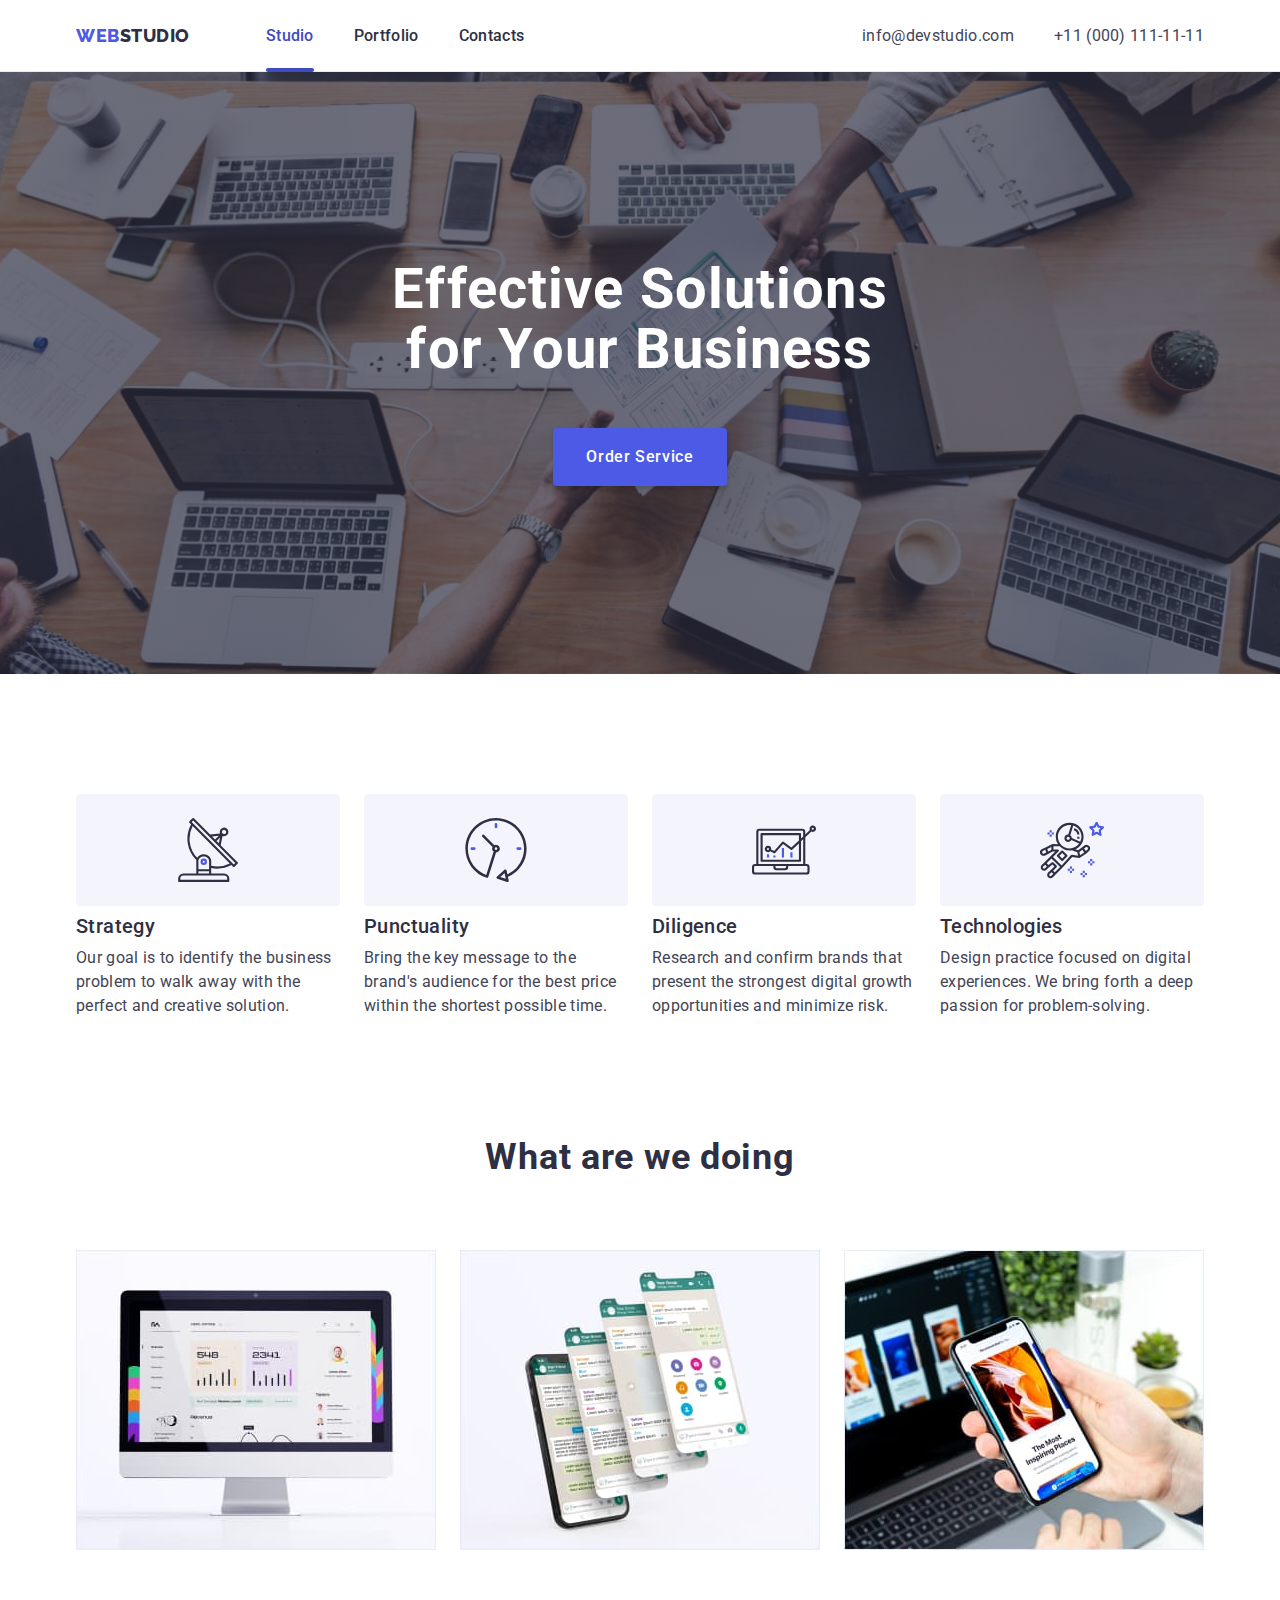
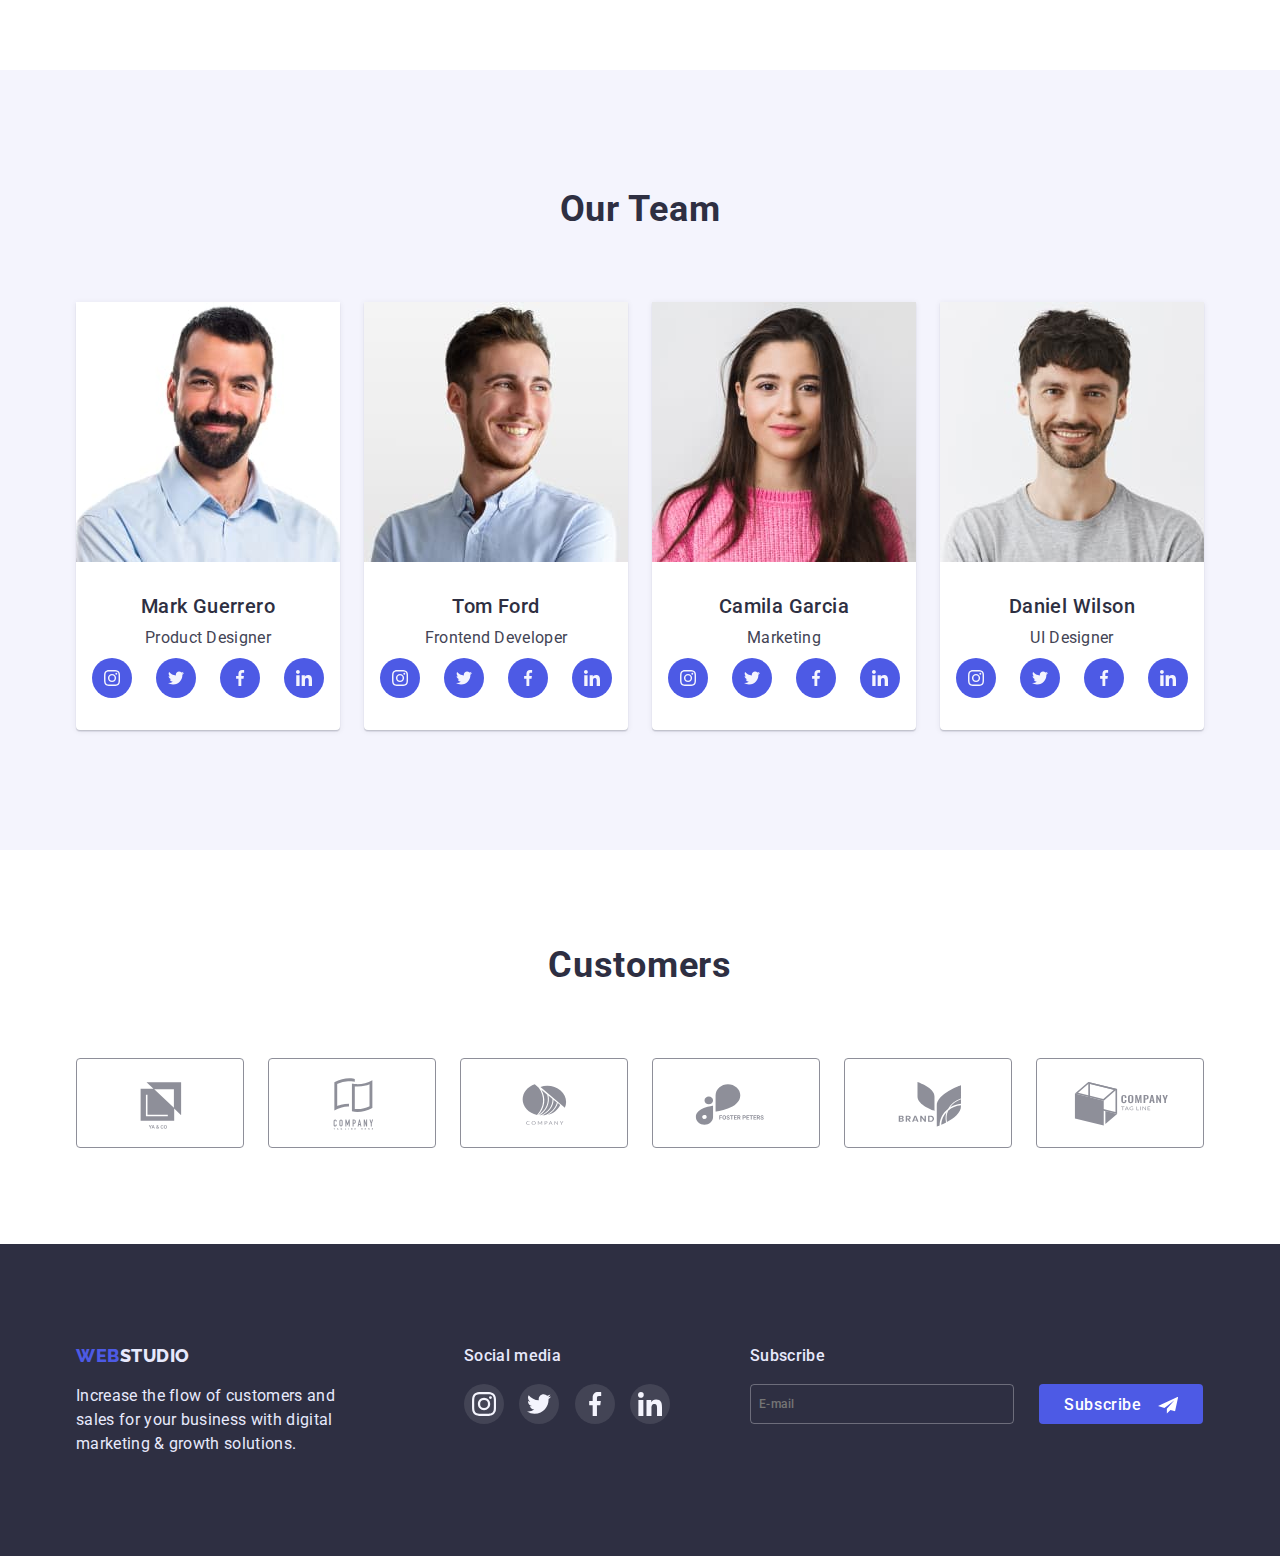
<file: index.html>
<!DOCTYPE html>
<html lang="en">
  <head>
    <meta charset="UTF-8" />
    <meta http-equiv="X-UA-Compatible" content="IE=edge" />
    <meta name="viewport" content="width=device-width, initial-scale=1.0" />
    <title>WEBSTUDIO</title>
    <link
      href="https://fonts.googleapis.com/css2?family=Raleway:wght@800&family=Roboto:wght@400;500;700;900&display=swap"
      rel="stylesheet"
    />
    <link
      rel="stylesheet"
      href="https://cdnjs.cloudflare.com/ajax/libs/modern-normalize/1.1.0/modern-normalize.min.css"
    />
    <link rel="stylesheet" href="./css/styles.css" />
    <link rel="stylesheet" href="./css/mobile-menu.css" />
  </head>
  <body>
    <header class="block-header">
      <div class="container headblock">
        <nav class="main-nav">
          <a href="./index.html" class="link logo">
            <span class="logo web">WEB</span>STUDIO
          </a>
          <ul class="site-nav list">
            <li class="item">
              <a href="./index.html" class="link nav-link current">Studio</a>
            </li>
            <li class="item">
              <a href="./portfolio.html" class="link nav-link">Portfolio</a>
            </li>
            <li class="item">
              <a href="" class="link nav-link">Contacts</a>
            </li>
          </ul>
        </nav>

        <button type="button" class="mobile-meny-open js-open-menu">
          <svg class="mobile-meny-open_icon" width="32" height="22">
            <use href="./images/sprite.svg#icon-hamburger"></use>
          </svg>
        </button>

        <address class="main-contacts">
          <ul class="contacts list">
            <li class="item">
              <a href="mailto:info@devstudio.com" class="link header-contacts"
                >info@devstudio.com</a
              >
            </li>
            <li class="item">
              <a href="tel:+110001111111" class="link header-contacts"
                >+11 (000) 111-11-11</a
              >
            </li>
          </ul>
        </address>
      </div>

      <div class="mobile-menu js-menu-container is-open">
        <button class="mobile-menu_close-btn js-close-menu">
          <svg class="mobile-menu_close-icon">
            <use href="./images/sprite.svg#close-modal"></use>
          </svg>
        </button>

        <div class="mobile-menu-container">
          <ul class="mobile-nav list">
            <li class="item">
              <a href="./index.html" class="link mobile-link current">Studio</a>
            </li>
            <li class="item">
              <a href="./portfolio.html" class="link mobile-link">Portfolio</a>
            </li>
            <li class="item">
              <a href="" class="link mobile-link">Contacts</a>
            </li>
          </ul>

          <div class="mobile-menu-footer">
            <address class="mobile-contacts">
              <ul class="mobi-contacts list">
                <li class="item">
                  <a
                    href="mailto:info@devstudio.com"
                    class="link mobi-link-contacts"
                    >info@devstudio.com</a
                  >
                </li>
                <li class="item">
                  <a
                    href="tel:+110001111111"
                    class="link mobi-link-contacts tel"
                    >+11 (000) 111-11-11</a
                  >
                </li>
              </ul>
            </address>

            <ul class="mobile-social-list">
              <li class="social-list-item list">
                <a href="" class="mobi-social-link">
                  <svg class="mobi-social-list-icon">
                    <use href="./images/sprite.svg#icon-instagram"></use>
                  </svg>
                </a>
              </li>
              <li class="social-list-item list">
                <a href="" class="mobi-social-link">
                  <svg class="mobi-social-list-icon">
                    <use href="./images/sprite.svg#icon-twitter"></use>
                  </svg>
                </a>
              </li>
              <li class="social-list-item list">
                <a href="" class="mobi-social-link">
                  <svg class="mobi-social-list-icon">
                    <use href="./images/sprite.svg#icon-facebook"></use>
                  </svg>
                </a>
              </li>
              <li class="social-list-item list">
                <a href="" class="mobi-social-link">
                  <svg class="mobi-social-list-icon">
                    <use href="./images/sprite.svg#icon-linkedin"></use>
                  </svg>
                </a>
              </li>
            </ul>
          </div>
        </div>
      </div>
    </header>

    <main>
      <section class="hero">
        <h1 class="hero-title">Effective Solutions for Your Business</h1>
        <button type="button" class="button primary" data-modal-open>
          Order Service
        </button>
      </section>

      <section class="section strategy">
        <div class="container">
          <h2 class="section-title visually-hidden">
            Strategy and technologies
          </h2>
          <ul class="list item-strategy">
            <li class="list-strategy">
              <div class="strategy-icons">
                <svg class="strategy-list-icon">
                  <use href="./images/sprite.svg#icon-antenna"></use>
                </svg>
              </div>
              <h3 class="list-item">Strategy</h3>
              <p class="title-text strategy">
                Our goal is to identify the business problem to walk away with
                the perfect and creative solution.
              </p>
            </li>
            <li class="list-strategy">
              <div class="strategy-icons">
                <svg class="strategy-list-icon">
                  <use href="./images/sprite.svg#icon-clock"></use>
                </svg>
              </div>
              <h3 class="list-item">Punctuality</h3>
              <p class="title-text strategy">
                Bring the key message to the brand's audience for the best price
                within the shortest possible time.
              </p>
            </li>
            <li class="list-strategy">
              <div class="strategy-icons">
                <svg class="strategy-list-icon">
                  <use href="./images/sprite.svg#icon-diagram"></use>
                </svg>
              </div>
              <h3 class="list-item">Diligence</h3>
              <p class="title-text strategy">
                Research and confirm brands that present the strongest digital
                growth opportunities and minimize risk.
              </p>
            </li>
            <li class="list-strategy">
              <div class="strategy-icons">
                <svg class="strategy-list-icon">
                  <use href="./images/sprite.svg#icon-astronaut"></use>
                </svg>
              </div>
              <h3 class="list-item">Technologies</h3>
              <p class="title-text strategy">
                Design practice focused on digital experiences. We bring forth a
                deep passion for problem-solving.
              </p>
            </li>
          </ul>
        </div>
      </section>

      <section class="section features">
        <div class="container">
          <h2 class="section-title">What are we doing</h2>
          <ul class="list cards-features">
            <li class="item">
              <img
                srcset="./images/img-1-360.jpg 1x, ./images/img-1-360@2x.jpg 2x"
                src="./images/img-1-360.jpg"
                alt="Research and confirm brands that present the strongest digital growth opportunities and minimize risk."
                width="360"
              />
            </li>
            <li class="item">
              <img
                srcset="./images/img-2-360.jpg 1x, ./images/img-2-360@2x.jpg 2x"
                src="./images/img-2-360.jpg"
                alt="smartphone screensaver"
                width="360"
              />
            </li>
            <li class="item">
              <img
                srcset="./images/img-3-360.jpg 1x, ./images/img-3-360@2x.jpg 2x"
                src="./images/img-3-360.jpg"
                alt="on the smartphone screen the inscription the most inspiring places"
                width="360"
              />
            </li>
          </ul>
        </div>
      </section>

      <section class="section team-cards">
        <h2 class="section-title">Our Team</h2>
        <div class="container tablet">
          <ul class="list set-cards">
            <li class="card-options">
              <img
                srcset="./images/img-4-264.jpg 1x, ./images/img-4-264@2x.jpg 2x"
                src="./images/img-4-264.jpg"
                alt="photo Mark Guerrero"
                width="264"
              />
              <div class="set-content">
                <h3 class="list-item">Mark Guerrero</h3>
                <p class="title-text cards">Product Designer</p>

                <ul class="social-list">
                  <li class="social-list-item list">
                    <a href="" class="social-list-link">
                      <svg class="social-list-icon">
                        <use href="./images/sprite.svg#icon-instagram"></use>
                      </svg>
                    </a>
                  </li>
                  <li class="social-list-item list">
                    <a href="" class="social-list-link">
                      <svg class="social-list-icon">
                        <use href="./images/sprite.svg#icon-twitter"></use>
                      </svg>
                    </a>
                  </li>
                  <li class="social-list-item list">
                    <a href="" class="social-list-link">
                      <svg class="social-list-icon">
                        <use href="./images/sprite.svg#icon-facebook"></use>
                      </svg>
                    </a>
                  </li>
                  <li class="social-list-item list">
                    <a href="" class="social-list-link">
                      <svg class="social-list-icon">
                        <use href="./images/sprite.svg#icon-linkedin"></use>
                      </svg>
                    </a>
                  </li>
                </ul>
              </div>
            </li>
            <li class="card-options">
              <img
                srcset="./images/img-5-264.jpg 1x, ./images/img-5-264@2x.jpg 2x"
                src="./images/img-5-264.jpg"
                alt="photo Tom Ford"
                width="264"
              />
              <div class="set-content">
                <h3 class="list-item">Tom Ford</h3>
                <p class="title-text cards">Frontend Developer</p>

                <ul class="social-list">
                  <li class="social-list-item list">
                    <a href="" class="social-list-link">
                      <svg class="social-list-icon">
                        <use href="./images/sprite.svg#icon-instagram"></use>
                      </svg>
                    </a>
                  </li>
                  <li class="social-list-item list">
                    <a href="" class="social-list-link">
                      <svg class="social-list-icon">
                        <use href="./images/sprite.svg#icon-twitter"></use>
                      </svg>
                    </a>
                  </li>
                  <li class="social-list-item list">
                    <a href="" class="social-list-link">
                      <svg class="social-list-icon">
                        <use href="./images/sprite.svg#icon-facebook"></use>
                      </svg>
                    </a>
                  </li>
                  <li class="social-list-item list">
                    <a href="" class="social-list-link">
                      <svg class="social-list-icon">
                        <use href="./images/sprite.svg#icon-linkedin"></use>
                      </svg>
                    </a>
                  </li>
                </ul>
              </div>
            </li>
            <li class="card-options">
              <img
                srcset="./images/img-6-264.jpg 1x, ./images/img-6-264@2x.jpg 2x"
                src="./images/img-6-264.jpg"
                alt="photo Camila Garcia"
                width="264"
              />
              <div class="set-content">
                <h3 class="list-item">Camila Garcia</h3>
                <p class="title-text cards">Marketing</p>

                <ul class="social-list">
                  <li class="social-list-item list">
                    <a href="" class="social-list-link">
                      <svg class="social-list-icon">
                        <use href="./images/sprite.svg#icon-instagram"></use>
                      </svg>
                    </a>
                  </li>
                  <li class="social-list-item list">
                    <a href="" class="social-list-link">
                      <svg class="social-list-icon">
                        <use href="./images/sprite.svg#icon-twitter"></use>
                      </svg>
                    </a>
                  </li>
                  <li class="social-list-item list">
                    <a href="" class="social-list-link">
                      <svg class="social-list-icon">
                        <use href="./images/sprite.svg#icon-facebook"></use>
                      </svg>
                    </a>
                  </li>
                  <li class="social-list-item list">
                    <a href="" class="social-list-link">
                      <svg class="social-list-icon">
                        <use href="./images/sprite.svg#icon-linkedin"></use>
                      </svg>
                    </a>
                  </li>
                </ul>
              </div>
            </li>
            <li class="card-options">
              <img
                srcset="./images/img-7-264.jpg 1x, ./images/img-7-264@2x.jpg 2x"
                src="./images/img-7-264.jpg"
                alt="photo Daniel Wilson"
                width="264"
              />
              <div class="set-content">
                <h3 class="list-item">Daniel Wilson</h3>
                <p class="title-text cards">UI Designer</p>

                <ul class="social-list">
                  <li class="social-list-item list">
                    <a href="" class="social-list-link">
                      <svg class="social-list-icon">
                        <use href="./images/sprite.svg#icon-instagram"></use>
                      </svg>
                    </a>
                  </li>
                  <li class="social-list-item list">
                    <a href="" class="social-list-link">
                      <svg class="social-list-icon">
                        <use href="./images/sprite.svg#icon-twitter"></use>
                      </svg>
                    </a>
                  </li>
                  <li class="social-list-item list">
                    <a href="" class="social-list-link">
                      <svg class="social-list-icon">
                        <use href="./images/sprite.svg#icon-facebook"></use>
                      </svg>
                    </a>
                  </li>
                  <li class="social-list-item list">
                    <a href="" class="social-list-link">
                      <svg class="social-list-icon">
                        <use href="./images/sprite.svg#icon-linkedin"></use>
                      </svg>
                    </a>
                  </li>
                </ul>
              </div>
            </li>
          </ul>
        </div>
      </section>

      <section class="section customers">
        <div class="container tablet">
          <h2 class="section-title">Customers</h2>
          <ul class="list list-customers">
            <li class="item">
              <a href="" class="customers-link">
                <svg class="customers-list-icon">
                  <use href="./images/sprite.svg#icon-logo1"></use>
                </svg>
              </a>
            </li>
            <li class="item">
              <a href="" class="customers-link">
                <svg class="customers-list-icon">
                  <use href="./images/sprite.svg#icon-logo2"></use>
                </svg>
              </a>
            </li>
            <li class="item">
              <a href="" class="customers-link">
                <svg class="customers-list-icon">
                  <use href="./images/sprite.svg#icon-logo3"></use>
                </svg>
              </a>
            </li>
            <li class="item">
              <a href="" class="customers-link">
                <svg class="customers-list-icon">
                  <use href="./images/sprite.svg#icon-logo4"></use>
                </svg>
              </a>
            </li>
            <li class="item">
              <a href="" class="customers-link">
                <svg class="customers-list-icon">
                  <use href="./images/sprite.svg#icon-logo5"></use>
                </svg>
              </a>
            </li>
            <li class="item">
              <a href="" class="customers-link">
                <svg class="customers-list-icon">
                  <use href="./images/sprite.svg#icon-logo6"></use>
                </svg>
              </a>
            </li>
          </ul>
        </div>
      </section>
    </main>

    <footer class="footer-page">
      <div class="container tablet footer-section">
        <div class="text-block">
          <a href="./index.html" class="link logo">
            <span class="logo web">WEB</span>STUDIO
          </a>
          <p class="title-text">
            Increase the flow of customers and sales for your business with
            digital marketing & growth solutions.
          </p>
        </div>

        <div class="footer-social-content">
          <p class="footer-title-text">Social media</p>
          <ul class="social-list">
            <li class="social-list-item list">
              <a href="" class="footer-social-link">
                <svg class="footer-social-icon">
                  <use href="./images/sprite.svg#icon-instagram"></use>
                </svg>
              </a>
            </li>
            <li class="social-list-item list">
              <a href="" class="footer-social-link">
                <svg class="footer-social-icon">
                  <use href="./images/sprite.svg#icon-twitter"></use>
                </svg>
              </a>
            </li>
            <li class="social-list-item list">
              <a href="" class="footer-social-link">
                <svg class="footer-social-icon">
                  <use href="./images/sprite.svg#icon-facebook"></use>
                </svg>
              </a>
            </li>
            <li class="social-list-item list">
              <a href="" class="footer-social-link">
                <svg class="footer-social-icon">
                  <use href="./images/sprite.svg#icon-linkedin"></use>
                </svg>
              </a>
            </li>
          </ul>
        </div>

        <div class="footer-form-container">
          <p class="title-footer-form">Subscribe</p>
          <form
            name="subscribe-form"
            autocomplete="on"
            class="footer-form"
            novalidate
          >
            <input
              type="email"
              aria-label="Subscribe to newsletter"
              name="useer_email"
              id="footer_user_email"
              class="footer-input-form"
              placeholder="E-mail"
              required
            />

            <button class="footer-btn-forme" type="submit">
              Subscribe
              <svg class="icons-footer-form">
                <use href="./images/sprite.svg#icon-telegram"></use>
              </svg>
            </button>
          </form>
        </div>
      </div>
    </footer>

    <div class="backdrop is-hidden" data-modal>
      <div class="modal">
        <button type="button" class="modal-close-button" data-modal-close>
          <svg class="modal-close-btn">
            <use href="./images/sprite.svg#close-modal"></use>
          </svg>
        </button>

        <p class="title-text-form">
          Leave your contacts and we will call you back
        </p>

        <form
          class="modal-form"
          name="signup_form"
          autocomplete="on"
          novalidate
        >
          <div class="form-field">
            <label for="user_name" class="label-modal">Name</label>
            <div class="wrapper-form-icons">
              <input
                type="text"
                name="useer_name"
                id="user_name"
                class="input-form"
                required
                pattern="^[a-zA-Zа-яА-Я]+$"
                minlength="2"
              />
              <svg class="icons-form">
                <use href="./images/sprite.svg#icon-person"></use>
              </svg>
            </div>
          </div>

          <div class="form-field">
            <label for="user_phone" class="label-modal">Phone</label>
            <div class="wrapper-form-icons">
              <input
                type="tel"
                name="useer_phone"
                id="user_phone"
                class="input-form"
                pattern="[0-9]{3}-[0-9]{3}-[0-9]{2}-[0-9]{2}"
                title="xxx-xxx-xx-xx"
                required
              />
              <svg class="icons-form">
                <use href="./images/sprite.svg#icon-phone"></use>
              </svg>
            </div>
          </div>

          <div class="form-field">
            <label for="user_email" class="label-modal">Email</label>
            <div class="wrapper-form-icons">
              <input
                type="email"
                name="user_email"
                id="user_email"
                class="input-form"
                required
              />
              <svg class="icons-form">
                <use href="./images/sprite.svg#icon-email"></use>
              </svg>
            </div>
          </div>

          <div class="form-field-textarea">
            <label for="user_comment" class="label-modal">Comment</label>
            <textarea
              name="useer_comment"
              placeholder="Text input"
              id="user_comment"
              class="comment-form"
            ></textarea>
          </div>

          <div class="form-field-checkbox">
            <input
              type="checkbox"
              name="user-police"
              value="privacy-police"
              id="user_privacy-police"
              class="chbox-form visually-hidden"
            />
            <label for="user_privacy-police" class="check-desc-form"
              >I accept the terms and conditions of the&nbsp;
              <a href="#" target="_blank" class="color-policy"
                >Privacy Policy</a
              >
            </label>
          </div>

          <button class="button primary btn-forme" type="submit">Send</button>
        </form>
      </div>
    </div>

    <script src="./js/modal.js"></script>
    <script src="./js/mobile-menu.js"></script>
  </body>
</html>
</file>
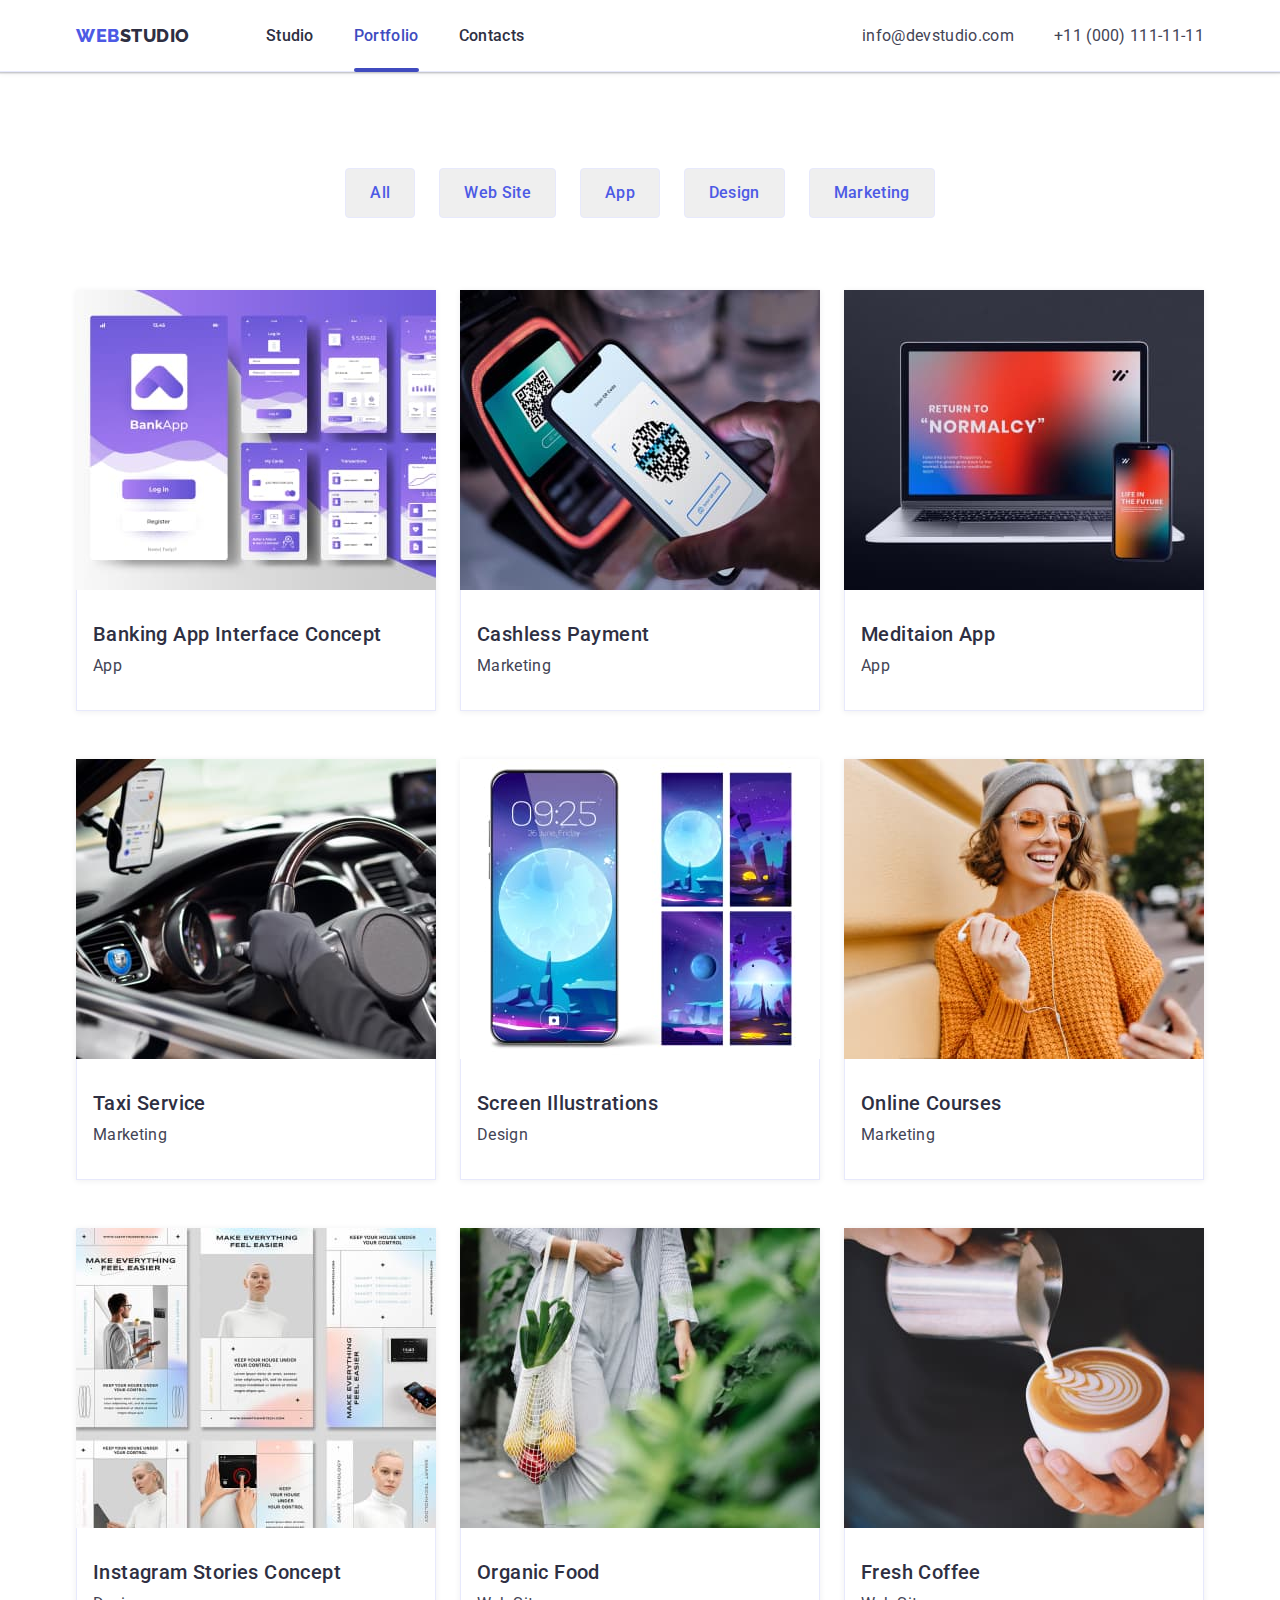
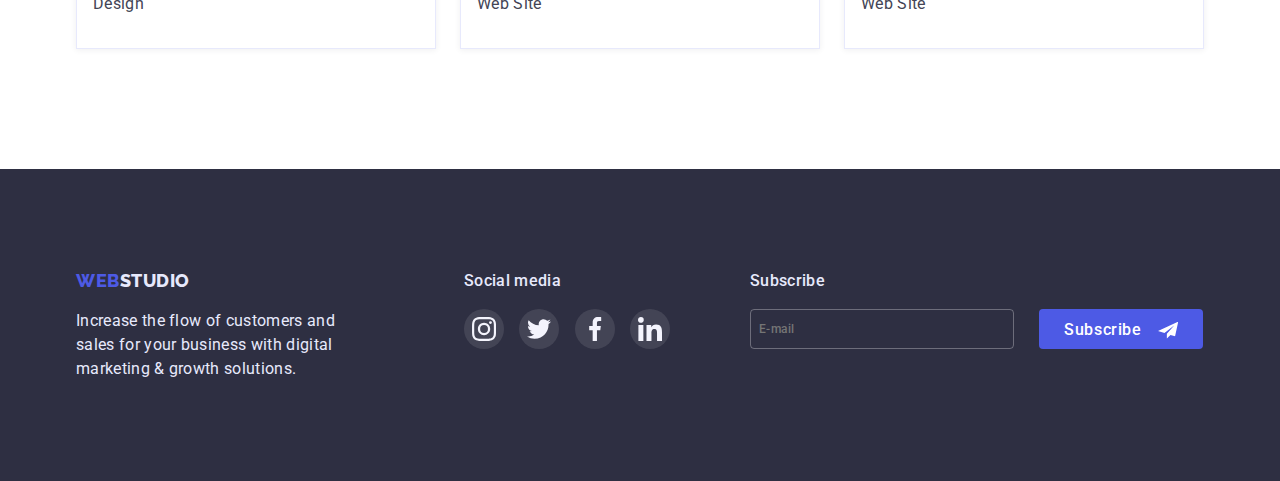
<file: portfolio.html>
<!DOCTYPE html>
<html lang="en">
  <head>
    <meta charset="UTF-8" />
    <meta http-equiv="X-UA-Compatible" content="IE=edge" />
    <meta name="viewport" content="width=device-width, initial-scale=1.0" />
    <title>WEBSTUDIO</title>
    <link
      href="https://fonts.googleapis.com/css2?family=Raleway:wght@800&family=Roboto:wght@400;500;700;900&display=swap"
      rel="stylesheet"
    />
    <link
      rel="stylesheet"
      href="https://cdnjs.cloudflare.com/ajax/libs/modern-normalize/1.1.0/modern-normalize.min.css"
    />
    <link rel="stylesheet" href="./css/styles.css" />
    <link rel="stylesheet" href="./css/mobile-menu.css" />
  </head>
  <body>
    <header class="block-header">
      <div class="container headblock">
        <nav class="main-nav">
          <a href="./index.html" class="link logo">
            <span class="logo web">WEB</span>STUDIO
          </a>
          <ul class="site-nav list">
            <li class="item">
              <a href="./index.html" class="link nav-link">Studio</a>
            </li>
            <li class="item">
              <a href="./portfolio.html" class="link nav-link current"
                >Portfolio</a
              >
            </li>
            <li class="item">
              <a href="" class="link nav-link">Contacts</a>
            </li>
          </ul>
        </nav>

        <button type="button" class="mobile-meny-open js-open-menu">
          <svg class="mobile-meny-open_icon" width="32" height="22">
            <use href="./images/sprite.svg#icon-hamburger"></use>
          </svg>
        </button>

        <address class="main-contacts">
          <ul class="contacts list">
            <li class="item">
              <a href="mailto:info@devstudio.com" class="link header-contacts"
                >info@devstudio.com</a
              >
            </li>
            <li class="item">
              <a href="tel:+110001111111" class="link header-contacts"
                >+11 (000) 111-11-11</a
              >
            </li>
          </ul>
        </address>
      </div>

      <div class="mobile-menu js-menu-container is-open">
        <div class="container mobile-menu-container">
          <button class="mobile-menu_close-btn js-close-menu">
            <svg class="mobile-menu_close-icon">
              <use href="./images/sprite.svg#close-modal"></use>
            </svg>
          </button>

          <ul class="mobile-nav list">
            <li class="item">
              <a href="./index.html" class="link mobile-link">Studio</a>
            </li>
            <li class="item">
              <a href="./portfolio.html" class="link mobile-link current"
                >Portfolio</a
              >
            </li>
            <li class="item">
              <a href="" class="link mobile-link">Contacts</a>
            </li>
          </ul>

          <address class="mobile-contacts">
            <ul class="mobi-contacts list">
              <li class="item">
                <a
                  href="mailto:info@devstudio.com"
                  class="link mobi-link-contacts"
                  >info@devstudio.com</a
                >
              </li>
              <li class="item">
                <a href="tel:+110001111111" class="link mobi-link-contacts tel"
                  >+11 (000) 111-11-11</a
                >
              </li>
            </ul>
          </address>

          <ul class="mobile-social-list">
            <li class="social-list-item list">
              <a href="" class="mobi-social-link">
                <svg class="mobi-social-list-icon">
                  <use href="./images/sprite.svg#icon-instagram"></use>
                </svg>
              </a>
            </li>
            <li class="social-list-item list">
              <a href="" class="mobi-social-link">
                <svg class="mobi-social-list-icon">
                  <use href="./images/sprite.svg#icon-twitter"></use>
                </svg>
              </a>
            </li>
            <li class="social-list-item list">
              <a href="" class="mobi-social-link">
                <svg class="mobi-social-list-icon">
                  <use href="./images/sprite.svg#icon-facebook"></use>
                </svg>
              </a>
            </li>
            <li class="social-list-item list">
              <a href="" class="mobi-social-link">
                <svg class="mobi-social-list-icon">
                  <use href="./images/sprite.svg#icon-linkedin"></use>
                </svg>
              </a>
            </li>
          </ul>
        </div>
      </div>
    </header>

    <main>
      <section class="section portfolio">
        <div class="container portfol">
          <ul class="list section-filter">
            <li class="item">
              <button type="button" class="button-filter">All</button>
            </li>
            <li class="item">
              <button type="button" class="button-filter">Web Site</button>
            </li>
            <li class="item">
              <button type="button" class="button-filter">App</button>
            </li>
            <li class="item">
              <button type="button" class="button-filter">Design</button>
            </li>
            <li class="item">
              <button type="button" class="button-filter">Marketing</button>
            </li>
          </ul>
          <h1 class="hero-title visually-hidden">Our portfolio</h1>
          <ul class="list card-set">
            <li class="item-card">
              <article>
                <a href="" class="link card">
                  <div class="card-thumb">
                    <img
                      src="./images/portfolio/banking-app-360.jpg"
                      srcset="
                        ./images/portfolio/banking-app-360.jpg    1x,
                        ./images/portfolio/banking-app-360@2x.jpg 2x
                      "
                      alt="Banking App Interface Concept"
                      class="img-card"
                    />
                    <p class="overlay">
                      14 Stylish and User-Friendly App Design Concepts · Task
                      Manager App · Calorie Tracker App · Exotic Fruit Ecommerce
                      App · Cloud Storage App
                    </p>
                  </div>
                  <div class="card-content">
                    <h2 class="list-item">Banking App Interface Concept</h2>
                    <p class="title-text">App</p>
                  </div>
                </a>
              </article>
            </li>
            <li class="item-card">
              <article>
                <a href="" class="link card">
                  <div class="card-thumb">
                    <img
                      src="./images/potfolio/cashless-payment-360.jpg"
                      srcset="
                        ./images/portfolio/cashless-payment-360.jpg    1x,
                        ./images/portfolio/cashless-payment-360@2x.jpg 2x
                      "
                      alt="Phone near the terminal, cashless payment"
                      class="img-card"
                    />
                    <p class="overlay">
                      14 Stylish and User-Friendly App Design Concepts · Task
                      Manager App · Calorie Tracker App · Exotic Fruit Ecommerce
                      App · Cloud Storage App
                    </p>
                  </div>
                  <div class="card-content">
                    <h2 class="list-item">Cashless Payment</h2>
                    <p class="title-text">Marketing</p>
                  </div>
                </a>
              </article>
            </li>
            <li class="item-card">
              <article>
                <a href="" class="link card">
                  <div class="card-thumb">
                    <img
                      src="./images/potfolio/meditaion-app-360.jpg"
                      srcset="
                        ./images/portfolio/meditaion-app-360.jpg    1x,
                        ./images/portfolio/meditaion-app-360@2x.jpg 2x
                      "
                      alt="Application for meditation on the screen of the phone and laptop"
                      class="img-card"
                    />
                    <p class="overlay">
                      14 Stylish and User-Friendly App Design Concepts · Task
                      Manager App · Calorie Tracker App · Exotic Fruit Ecommerce
                      App · Cloud Storage App
                    </p>
                  </div>
                  <div class="card-content">
                    <h2 class="list-item">Meditaion App</h2>
                    <p class="title-text">App</p>
                  </div>
                </a>
              </article>
            </li>
            <li class="item-card">
              <article>
                <a href="" class="link card">
                  <div class="card-thumb">
                    <img
                      src="./images/potfolio/taxi-service-360.jpg"
                      srcset="
                        ./images/portfolio/taxi-service-360.jpg    1x,
                        ./images/portfolio/taxi-service-360@2x.jpg 2x
                      "
                      alt="Taxi service on the phone screen in the car"
                      class="img-card"
                    />
                    <p class="overlay">
                      14 Stylish and User-Friendly App Design Concepts · Task
                      Manager App · Calorie Tracker App · Exotic Fruit Ecommerce
                      App · Cloud Storage App
                    </p>
                  </div>
                  <div class="card-content">
                    <h2 class="list-item">Taxi Service</h2>
                    <p class="title-text">Marketing</p>
                  </div>
                </a>
              </article>
            </li>
            <li class="item-card">
              <article>
                <a href="" class="link card">
                  <div class="card-thumb">
                    <img
                      src="./images/potfolio/screen-illustrations-360.jpg"
                      srcset="
                        ./images/portfolio/screen-illustrations-360.jpg    1x,
                        ./images/portfolio/screen-illustrations-360@2x.jpg 2x
                      "
                      alt="Screen illustrations big moon on a lilac background"
                      class="img-card"
                    />
                    <p class="overlay">
                      14 Stylish and User-Friendly App Design Concepts · Task
                      Manager App · Calorie Tracker App · Exotic Fruit Ecommerce
                      App · Cloud Storage App
                    </p>
                  </div>
                  <div class="card-content">
                    <h2 class="list-item">Screen Illustrations</h2>
                    <p class="title-text">Design</p>
                  </div>
                </a>
              </article>
            </li>
            <li class="item-card">
              <article>
                <a href="" class="link card">
                  <div class="card-thumb">
                    <img
                      src="./images/potfolio/online-courses-360.jpg"
                      srcset="
                        ./images/portfolio/online-courses-360.jpg    1x,
                        ./images/portfolio/online-courses-360@2x.jpg 2x
                      "
                      alt="Girl listens to online courses in headphones and smiles"
                      class="img-card"
                    />
                    <p class="overlay">
                      14 Stylish and User-Friendly App Design Concepts · Task
                      Manager App · Calorie Tracker App · Exotic Fruit Ecommerce
                      App · Cloud Storage App
                    </p>
                  </div>
                  <div class="card-content">
                    <h2 class="list-item">Online Courses</h2>
                    <p class="title-text">Marketing</p>
                  </div>
                </a>
              </article>
            </li>
            <li class="item-card">
              <article>
                <a href="" class="link card">
                  <div class="card-thumb">
                    <img
                      src="./images/potfolio/instagram-stories-concept-360.jpg"
                      srcset="
                        ./images/portfolio/instagram-stories-concept-360.jpg    1x,
                        ./images/portfolio/instagram-stories-concept-360@2x.jpg 2x
                      "
                      alt="Screenshot Instagram stories concept"
                      class="img-card"
                    />
                    <p class="overlay">
                      14 Stylish and User-Friendly App Design Concepts · Task
                      Manager App · Calorie Tracker App · Exotic Fruit Ecommerce
                      App · Cloud Storage App
                    </p>
                  </div>
                  <div class="card-content">
                    <h2 class="list-item">Instagram Stories Concept</h2>
                    <p class="title-text">Design</p>
                  </div>
                </a>
              </article>
            </li>
            <li class="item-card">
              <article>
                <a href="" class="link card">
                  <div class="card-thumb">
                    <img
                      src="./images/organic-food-360.jpg"
                      srcset="
                        ./images/portfolio/organic-food-360.jpg    1x,
                        ./images/portfolio/organic-food-360@2x.jpg 2x
                      "
                      alt="The girl has a bag with organic food on her hand"
                      class="img-card"
                    />
                    <p class="overlay">
                      14 Stylish and User-Friendly App Design Concepts · Task
                      Manager App · Calorie Tracker App · Exotic Fruit Ecommerce
                      App · Cloud Storage App
                    </p>
                  </div>
                  <div class="card-content">
                    <h2 class="list-item">Organic Food</h2>
                    <p class="title-text">Web Site</p>
                  </div>
                </a>
              </article>
            </li>
            <li class="item-card">
              <article>
                <a href="" class="link card">
                  <div class="card-thumb">
                    <img
                      src="./images/potfolio/fresh-coffee-360.jpg"
                      srcset="
                        ./images/portfolio/fresh-coffee-360.jpg    1x,
                        ./images/portfolio/fresh-coffee-360@2x.jpg 2x
                      "
                      alt="Fresh coffee in a cup with cream in the shape of a leaf"
                      class="img-card"
                    />
                    <p class="overlay">
                      14 Stylish and User-Friendly App Design Concepts · Task
                      Manager App · Calorie Tracker App · Exotic Fruit Ecommerce
                      App · Cloud Storage App
                    </p>
                  </div>
                  <div class="card-content">
                    <h2 class="list-item">Fresh Coffee</h2>
                    <p class="title-text">Web Site</p>
                  </div>
                </a>
              </article>
            </li>
          </ul>
        </div>
      </section>
    </main>

    <footer class="footer-page">
      <div class="container tablet footer-section">
        <div class="text-block">
          <a href="./index.html" class="link logo">
            <span class="logo web">WEB</span>STUDIO
          </a>
          <p class="title-text">
            Increase the flow of customers and sales for your business with
            digital marketing & growth solutions.
          </p>
        </div>

        <div class="footer-social-content">
          <p class="footer-title-text">Social media</p>
          <ul class="social-list">
            <li class="social-list-item list">
              <a href="" class="footer-social-link">
                <svg class="footer-social-icon">
                  <use href="./images/sprite.svg#icon-instagram"></use>
                </svg>
              </a>
            </li>
            <li class="social-list-item list">
              <a href="" class="footer-social-link">
                <svg class="footer-social-icon">
                  <use href="./images/sprite.svg#icon-twitter"></use>
                </svg>
              </a>
            </li>
            <li class="social-list-item list">
              <a href="" class="footer-social-link">
                <svg class="footer-social-icon">
                  <use href="./images/sprite.svg#icon-facebook"></use>
                </svg>
              </a>
            </li>
            <li class="social-list-item list">
              <a href="" class="footer-social-link">
                <svg class="footer-social-icon">
                  <use href="./images/sprite.svg#icon-linkedin"></use>
                </svg>
              </a>
            </li>
          </ul>
        </div>

        <div class="footer-form-container">
          <p class="title-footer-form">Subscribe</p>
          <form
            name="subscribe-form"
            autocomplete="on"
            class="footer-form"
            novalidate
          >
            <input
              type="email"
              aria-label="Subscribe to newsletter"
              name="useer_email"
              id="footer_user_email"
              class="footer-input-form"
              placeholder="E-mail"
              required
            />

            <button class="footer-btn-forme" type="submit">
              Subscribe
              <svg class="icons-footer-form">
                <use href="./images/sprite.svg#icon-telegram"></use>
              </svg>
            </button>
          </form>
        </div>
      </div>
    </footer>

    <div class="backdrop is-hidden" data-modal>
      <div class="modal">
        <button type="button" class="modal-close-button" data-modal-close>
          <svg class="modal-close-btn">
            <use href="./images/sprite.svg#close-modal"></use>
          </svg>
        </button>

        <p class="title-text-form">
          Leave your contacts and we will call you back
        </p>

        <form
          class="modal-form"
          name="signup_form"
          autocomplete="on"
          novalidate
        >
          <div class="form-field">
            <label for="user_name" class="label-modal">Name</label>
            <div class="wrapper-form-icons">
              <input
                type="text"
                name="useer_name"
                id="user_name"
                class="input-form"
                required
                pattern="^[a-zA-Zа-яА-Я]+$"
                minlength="2"
              />
              <svg class="icons-form">
                <use href="./images/sprite.svg#icon-person"></use>
              </svg>
            </div>
          </div>

          <div class="form-field">
            <label for="user_phone" class="label-modal">Phone</label>
            <div class="wrapper-form-icons">
              <input
                type="tel"
                name="useer_phone"
                id="user_phone"
                class="input-form"
                pattern="[0-9]{3}-[0-9]{3}-[0-9]{2}-[0-9]{2}"
                title="xxx-xxx-xx-xx"
                required
              />
              <svg class="icons-form">
                <use href="./images/sprite.svg#icon-phone"></use>
              </svg>
            </div>
          </div>

          <div class="form-field">
            <label for="user_email" class="label-modal">Email</label>
            <div class="wrapper-form-icons">
              <input
                type="email"
                name="user_email"
                id="user_email"
                class="input-form"
                required
              />
              <svg class="icons-form">
                <use href="./images/sprite.svg#icon-email"></use>
              </svg>
            </div>
          </div>

          <div class="form-field-textarea">
            <label for="user_comment" class="label-modal">Comment</label>
            <textarea
              name="useer_comment"
              placeholder="Text input"
              id="user_comment"
              class="comment-form"
            ></textarea>
          </div>

          <div class="form-field-checkbox">
            <input
              type="checkbox"
              name="user-police"
              value="privacy-police"
              id="user_privacy-police"
              class="chbox-form visually-hidden"
            />
            <label for="user_privacy-police" class="check-desc-form"
              >I accept the terms and conditions of the&nbsp;
              <a href="#" target="_blank" class="color-policy"
                >Privacy Policy</a
              >
            </label>
          </div>

          <button class="button primary btn-forme" type="submit">Send</button>
        </form>
      </div>
    </div>

    <script src="./js/modal.js"></script>
    <script src="./js/mobile-menu.js"></script>
  </body>
</html>
</file>
<file: css/styles.css>
:root {
    --primary-text-color: #2E2F42;
    --title-text-color: #434455;
    --primary-color: #4D5AE5;
    --primary-color-dark: #404BBF;
    --secondary-color: #E7E9FC;
    --bg-color: #F4F4FD;
    --bg-body: #ffffff;

    --indent: 24px;

}


body {
    background: var(--bg-body);
    color: var(--primary-text-color);
    font-family: Roboto, sans-serif;
}

h1,
h2,
h3,
h4,
h5,
h6,
p,
ul {
    margin-top: 0;
    margin-bottom: 0;
}

img {
    display: block;
    max-width: 100%;
    height: auto;
}

.link {
    text-decoration: none;
}

.list {
    list-style: none;
    padding: 0;
    margin: 0;
}


@media screen and (max-width: 1199px) {
    .strategy-icons {
        display: none;
    }

    .section.features {
        display: none;
    }
}

@media screen and (min-width: 768px) and (max-width: 1199px) {
    .list-strategy:nth-last-child(-n + 2) {
        margin-bottom: 0px;
    }

    .card-options:nth-last-child(-n + 2) {
        margin-bottom: 0px;
    }
}

/* ========== Container ========== */

.container {
    padding-left: 15px;
    padding-right: 15px;
    
    margin-left: auto;
    margin-right: auto;

    max-width: 428px;
    width: 100%;
}

/*  ============ logo ============ */

.logo {
    font-family: Raleway, sans-serif;
    font-weight: 800;
    font-size: 18px;
    color: var(--primary-text-color);
    line-height: 1.17;
    letter-spacing: 0.03em;
}

.logo.web {
    color: var(--primary-color);
}

/*   ============ Hero  ============*/

.hero {
    padding: 112px 0px;
            
    text-align: center;
    background-color: var(--primary-text-color);
    background-image: linear-gradient(rgba(46, 47, 66, 0.7), rgba(46, 47, 66, 0.7)), url('../images/dark-bg-428.jpg');
    background-repeat: no-repeat;
    background-position: center;
    background-size: cover;

}

/* 2x screens, retina, 640x480 image */
@media screen and (min-device-pixel-ratio: 2),
screen and (min-resolution: 192dpi),
screen and (min-resolution: 2dppx) {
    .hero {
        background-image: linear-gradient(rgba(46, 47, 66, 0.7), rgba(46, 47, 66, 0.7)), url('../images/dark-bg-428@2x.jpg');
    }
}

    .hero-title {
        max-width: 320px;
        margin-bottom: 72px;
        margin-right: auto;
        margin-left: auto;

        color: var(--bg-body);
        font-weight: 700;
        font-size: 36px;
        line-height: 1.11;
        letter-spacing: 0.02em;
    }

    /*  ============ Button  ============*/

    .button {
        padding: 16px 32px;
        text-align: center;
        border-radius: 4px;
        border: 1px solid transparent;
        cursor: pointer;

        font-family: Roboto, sans-serif;
        font-weight: 500;
        font-size: 16px;
        line-height: 1.5;
        letter-spacing: 0.04em;
        color: var(--bg-body);

    }

    .button.primary {
        background-color: var(--primary-color);
        box-shadow: 0px 4px 4px rgba(0, 0, 0, 0.15);

        transition: color 250ms cubic-bezier(0.4, 0, 0.2, 1), background-color 250ms cubic-bezier(0.4, 0, 0.2, 1);
    }

    .button.primary:focus,
    .button.primary:hover {
        color: var(--bg-body);
        background-color: var(--primary-color-dark);
    }

    /*  ============ section  ============*/

    .item-strategy {
        width: 100%;
    }

    .section.strategy,
    .section.team-cards,
    .section.customers {
        padding-top: 96px;
        padding-bottom: 96px;
    }

    .list-item {
        
        margin-bottom: 8px;
        font-weight: 700;
        font-size: 36px;
        color: var(--primary-text-color);
        text-align: center;
        line-height: 1.11;
        letter-spacing: 0.02em;
    }

    /*  ============ p for text  ============ */

    .title-text {
        color: var(--title-text-color);
        font-weight: 500;
        font-size: 16px;
        line-height: 1.5;
        letter-spacing: 0.02em;
    }

    .title-text.strategy {
        color: var(--title-text-color);
        font-weight: 500;
        font-size: 16px;
        line-height: 1.5;
        letter-spacing: 0.02em;
    }

    .section-title {
        display: block;
        text-align: center;
        margin-bottom: 72px;
        font-weight: 700;
        font-size: 36px;
        line-height: 1.11;
        letter-spacing: 0.02em;
    }

    /*  ============ Team cards  ============ */

    .set-content {
        padding: 32px 16px;
        border-radius: 0px 0px 4px 4px;
        text-align: center;
    }

    .set-content .list-item {
        margin-bottom: 8px;
        font-weight: 500;
        font-size: 20px;
        color: var(--primary-text-color);
        text-align: center;
        line-height: 1.2;
        letter-spacing: 0.02em;
    }

    .title-text.cards {
        margin-bottom: 8px;
        font-weight: 400;
    }

    .set-cards {
        padding: 0;
        margin: 0;
    }

    .team-cards {
        background-color: var(--bg-color);
    }

    .card-options {
        max-width: 264px;
        margin-left: auto;
        margin-right: auto;

        background-color: var(--bg-body);
        border-radius: 0px 0px 4px 4px;
        box-shadow: 0px 1px 6px rgba(46, 47, 66, 0.08), 0px 1px 1px rgba(46, 47, 66, 0.16), 0px 2px 1px rgba(46, 47, 66, 0.08);
    }

    /*  ============ Icons  ============*/

    .social-list {
        display: flex;
        justify-content: space-between;
        margin: 0;
        padding: 0;
    }

    .social-list-icon {
        fill: var(--bg-color);
        width: 16px;
        height: 16px;
    }

    .social-list-link {
        display: flex;
        justify-content: center;
        align-items: center;

        width: 40px;
        height: 40px;
        border-radius: 50%;
        background-color: var(--primary-color);

        transition: background-color 250ms cubic-bezier(0.4, 0, 0.2, 1);
    }

    .social-list-link:hover,
    .social-list-link:focus {
        background-color: var(--primary-color-dark);
    }

    /*  ============ Customers  ============*/

    .list-customers {
        display: flex;
        flex-wrap: wrap;
        justify-content: center;
        row-gap: 72px;
        column-gap: 16px;
    }

    .customers-link {
        display: flex;
        justify-content: center;
        align-items: center;
        padding: 16px 32px;

        border: 1px solid #8E8F99;
        border-radius: 4px;

        transition: border-color 250ms cubic-bezier(0.4, 0, 0.2, 1);
    }

    .customers-list-icon {
        width: 110px;
        height: 56px;
        fill: #8E8F99;

        transition: fill 250ms cubic-bezier(0.4, 0, 0.2, 1);
    }

    .customers-link:hover,
    .customers-link:focus {
        border-color: var(--primary-color-dark);
    }

    .customers-link:hover>.customers-list-icon,
    .customers-link:focus>.customers-list-icon {
        fill: var(--primary-color-dark);
    }

    /*  ============ Footer  ============*/

    .footer-page {
        background-color: var(--primary-text-color);
        color: var(--secondary-color);
        padding-top: 96px;
        padding-bottom: 96px;
    }

    .footer-page .link,
    .footer-page .title-text {
        color: var(--secondary-color);
    }

    .text-block {
        text-align: center;
    }

    .text-block .title-text {
        text-align: left;
        font-weight: 400;
        max-width: 268px;
        margin-left: auto;
        margin-right: auto;
    }

    .text-block .title-text {
        margin-top: 16px;
    }

    .footer-social-content {
        max-width: 208px;
        margin-left: auto;
        margin-right: auto;
    }

    .footer-title-text {
        margin-bottom: 16px;
        text-align: center;

        font-weight: 500;
        font-size: 16px;
        line-height: 1.5;
        letter-spacing: 0.02em;
    }

    .footer-social-link {
        display: flex;
        justify-content: center;
        align-items: center;

        width: 40px;
        height: 40px;
        border-radius: 50%;
        background-color: rgba(255, 255, 255, 0.1);

        transition: background-color 250ms cubic-bezier(0.4, 0, 0.2, 1);
    }

    .footer-social-icon {
        fill: var(--bg-color);
        width: 24px;
        height: 24px;
    }

    .footer-social-link:hover,
    .footer-social-link:focus {
        background-color: #31D0AA;
    }

    /*  ============ Footer form  ============ */

    .footer-form-container {
        text-align: center;
    }

    .title-footer-form {
        margin-bottom: 16px;

        font-weight: 500;
        font-size: 16px;
        line-height: 1.5;
        letter-spacing: 0.02em;
    }

    .footer-input-form {
        margin-bottom: 16px;
        padding: 0px 8px;
        font-family: inherit;

        max-width: 398px;
        width: 100%;

        height: 40px;
        font-weight: 500;
        font-size: 12px;
        line-height: 2;
        letter-spacing: 0.04em;
        color: var(--bg-color);

        border: 1px solid rgba(255, 255, 255, 0.3);
        border-radius: 4px;
        background-color: transparent;

        transition: border-color 250ms cubic-bezier(0.4, 0, 0.2, 1);
    }

    .footer-input-form:focus {
        border-color: var(--primary-color);
        outline: none;
    }

    .footer-btn-forme {
        display: flex;
        gap: 16px;
        width: 164px;
        height: 40px;
        margin-left: auto;
        margin-right: auto;
        padding: 8px 24px;

        border-radius: 4px;
        border: 1px solid transparent;
        cursor: pointer;

        font-family: Roboto, sans-serif;
        font-weight: 500;
        font-size: 16px;
        line-height: 1.5;
        letter-spacing: 0.04em;

        color: var(--bg-body);
        background-color: var(--primary-color);

        transition: color 250ms cubic-bezier(0.4, 0, 0.2, 1), background-color 250ms cubic-bezier(0.4, 0, 0.2, 1);
    }

    .footer-btn-forme:hover,
    .footer-btn-forme:focus {
        background-color: var(--primary-color-dark);
    }

    .icons-footer-form {
        width: 24px;
        height: 24px;
    }

/* =========================================== */
/*  ============= Modal window = ============ */
/* =========================================== */

.backdrop {
    position: fixed;
    overflow-y: scroll;
    z-index: 99;
    top: 0px;
    left: 0px;

    width: 100%;
    height: 100%;
    background: rgba(46, 47, 66, 0.4);

    transition: opacity 250ms cubic-bezier(0.4, 0, 0.2, 1), visibility 250ms cubic-bezier(0.4, 0, 0.2, 1);
}

.backdrop.is-hidden {
    opacity: 0;
    visibility: hidden;
    pointer-events: none;
}

.modal {
    position: absolute;
    padding: 72px 24px 24px 24px;

    width: 90%;

    top: 50%;
    left: 50%;
    transform: translate(-50%, -50%);

    background: #FCFCFC;
    box-shadow: 0px 1px 1px rgba(0, 0, 0, 0.14), 0px 1px 3px rgba(0, 0, 0, 0.12), 0px 2px 1px rgba(0, 0, 0, 0.2);
    border-radius: 4px;
}

.modal-close-button {
    position: absolute;

    display: flex;
    justify-content: center;
    align-items: center;

    top: 24px;
    right: 24px;
    padding: 0;
    margin: 0;

    width: 24px;
    height: 24px;
    border-radius: 50%;
    background-color: var(--secondary-color);
    border: 1px solid rgba(0, 0, 0, 0.1);

    transition: background-color 250ms cubic-bezier(0.4, 0, 0.2, 1), fill 250ms cubic-bezier(0.4, 0, 0.2, 1);

    cursor: pointer;
}

.modal-close-button:hover,
.modal-close-button:focus {
    background-color: var(--primary-color-dark);
    outline: none;
}

.modal-close-button:hover .modal-close-btn,
.modal-close-button:focus .modal-close-btn {
    fill: var(--bg-body);
}

.modal-close-btn {
    width: 8px;
    height: 8px;
    transition: fill 250ms cubic-bezier(0.4, 0, 0.2, 1);
}


/* ======= Forme======= */

.form-field {
    margin-bottom: 8px;
}

.form-field-textarea {
    margin-bottom: 16px;
}

.form-field-checkbox {
    margin-bottom: 24px;
}


.modal-form {
    display: flex;
    flex-direction: column;
}

.title-text-form {
    text-align: center;
    margin-bottom: 16px;
    color: var(--primary-text-color);
    font-weight: 500;
    font-size: 16px;
    line-height: 1.5;
    letter-spacing: 0.02em;
}

.color-policy {
    color: var(--primary-color);
}

.input-form {
    padding-left: 38px;
    padding-right: 16px;
    width: 100%;

    font-family: inherit;
    height: 40px;

    border: 1px solid rgba(33, 33, 33, 0.2);
    border-radius: 4px;

    transition: border-color 250ms cubic-bezier(0.4, 0, 0.2, 1);
}

.input-form:focus {
    border-color: var(--primary-color);
    outline: none;
}

.comment-form {
    display: block;
    padding: 8px 16px;

    width: 100%;
    height: 120px;
    resize: none;
    border: 1px solid rgba(33, 33, 33, 0.2);
    border-radius: 4px;

    font-size: 12px;
    line-height: 1.33;
    letter-spacing: 0.04em;

    transition: border-color 250ms cubic-bezier(0.4, 0, 0.2, 1);
}

.comment-form::placeholder {
    color: rgba(117, 117, 117, 0.5);
}

.comment-form:focus {
    border-color: var(--primary-color);
    outline: none;
}

.chbox-form {
    margin-top: 8px;
    margin-bottom: 24px;

    font-size: 12px;
    line-height: 1.33;
    letter-spacing: 0.04em;
    color: #757575;
    ;

}

.label-modal {
    display: block;
    margin-bottom: 4px;

    font-size: 12px;
    line-height: 1.17;
    letter-spacing: 0.01em;
    color: #8E8F99;
}

.wrapper-form-icons {
    position: relative;
}

.icons-form {
    position: absolute;
    top: 50%;
    left: 16px;
    transform: translateY(-50%);

    display: block;
    width: 18px;
    height: 24px;

    fill: var(--primary-text-color);
    transition: fill 250ms cubic-bezier(0.4, 0, 0.2, 1);
}

.input-form:focus+.icons-form {
    fill: var(--primary-color);
}

.btn-forme {
    align-self: center;
    width: 168px;
    height: 56px;
    transition: background-color 250ms cubic-bezier(0.4, 0, 0.2, 1);
}

.btn-forme:hover,
.btn-forme:focus {
    background-color: var(--primary-color-dark);
}

.check-desc-form {
    align-items: center;

    font-size: 12px;
    line-height: 1.33;
    letter-spacing: 0.04em;
    color: #757575;
}

.check-desc-form::before {
    content: "";
    display: block;
    margin-right: 8px;
    width: 16px;
    height: 16px;

    border: 1.25px solid var(--primary-text-color);
    border-radius: 2px;
    cursor: pointer;

    transition: border-color 250ms cubic-bezier(0.4, 0, 0.2, 1);
}

.chbox-form:checked+.check-desc-form::before {
    background-color: var(--primary-color-dark);
    border-color: var(--primary-color-dark);
    background-image: url('../images/tick.svg');
    background-repeat: no-repeat;
    background-position: center;

}

.chbox-form:focus+.check-desc-form::before {
    border-color: var(--primary-color-dark);
}


    /*  ============ Portfolio  ============ */

    .card {
        display: block;
        box-shadow: 0px 1px 6px rgba(46, 47, 66, 0.08);

        transition: box-shadow 250ms cubic-bezier(0.4, 0, 0.2, 1);
    }

    .card:hover,
    .card:focus {
        box-shadow: 0px 1px 6px rgba(46, 47, 66, 0.08), 0px 1px 1px rgba(46, 47, 66, 0.16), 0px 2px 1px rgba(46, 47, 66, 0.08);
    }

    .section.portfolio {
        padding-top: 48px;
        padding-bottom: 48px;
    }


    /*  ============ Card-set  ============ */

    .card-content {
        padding: 32px 16px;
        border: 1px solid var(--secondary-color);
        border-top: none;
    }

    .item-card {
        flex-basis: 100%;
    }

    .card-content .list-item {

        font-weight: 500;
        font-size: 20px;

        text-align: left;
        line-height: 1.2;
        letter-spacing: 0.02em;
    }


    /*  ============ Filter  ============ */

    .section-filter {
        display: flex;
        flex-wrap: wrap;
        justify-content: start;
        margin-bottom: 48px;
    }

    .section-filter .item {
        justify-content: center;
        margin-bottom: 16px;
    }

    .section-filter .item:nth-last-child(-n + 2) {
        margin-bottom: 0px;
    }

    .section-filter .item:not(:last-child) {
        margin-right: 24px;
    }

    .button-filter {
        padding: 8px 16px;
        border: 1px solid var(--secondary-color);
        border-radius: 4px;

        font-weight: 500;
        font-size: 16px;
        color: var(--primary-color);
        line-height: 1.5;
        letter-spacing: 0.02em;
        cursor: pointer;

        transition: color 250ms cubic-bezier(0.4, 0, 0.2, 1), background-color 250ms cubic-bezier(0.4, 0, 0.2, 1), border-color 250ms cubic-bezier(0.4, 0, 0.2, 1), box-shadow 250ms cubic-bezier(0.4, 0, 0.2, 1);
    }

    .button-filter:focus,
    .button-filter:hover {
        color: var(--bg-body);
        background-color: var(--primary-color-dark);
        border-color: transparent;
        box-shadow: 0px 3px 1px rgba(0, 0, 0, 0.1), 0px 2px 1px rgba(0, 0, 0, 0.08), 0px 2px 2px rgba(0, 0, 0, 0.12);
    }


/* ================================== */
/* ========= T A B L E T ============ */
/* ================================== */


@media screen and (min-width: 768px) and (max-width: 1199px) {
    .container.tablet {
        max-width: 582px;
        row-gap: 72px;
        column-gap: 24px;
    }
}


@media screen and (min-width: 768px) {

    .mobile-menu {
        display: none;
    }

    .mobile-meny-open {
        display: none;
    }

    .container {
        max-width: 768px;
    }


    .block-header {
        max-height: 70px;
        border-bottom: 1px solid var(--secondary-color);
        box-shadow: 0px 2px 1px rgba(46, 47, 66, 0.08), 0px 1px 1px rgba(46, 47, 66, 0.16), 0px 1px 6px rgba(46, 47, 66, 0.08);
    }


    /*  ============ Site nav  tablet ============ */

    .headblock {
        display: flex;
    }

    .main-nav {
        display: flex;
        align-items: center;
    }

    .site-nav {
        display: flex;
        margin-left: 120px;
    }

    .site-nav .item:not(:last-child) {
        margin-right: 40px;
    }

    .nav-link {
        display: block;
        position: relative;
        padding-top: 24px;
        padding-bottom: 24px;

        font-weight: 500;
        font-size: 16px;
        color: var(--primary-text-color);
        line-height: 1.5;
        letter-spacing: 0.02em;

        transition: color 250ms cubic-bezier(0.4, 0, 0.2, 1);
    }

    .nav-link.current::after {
        display: block;
        position: absolute;
        bottom: 0px;
        content: '';

        width: 100%;
        height: 4px;
        background-color: var(--primary-color-dark);
        border-radius: 2px;
    }

    .nav-link:hover,
    .nav-link:focus {
        color: var(--primary-color-dark);
    }

    .link.current {
        color: var(--primary-color-dark);
    }

    /*  ============ Contacts in header tablet ============ */

    .main-contacts {
        display: flex;
        align-items: center;
        margin-left: auto;
    }

    .contacts .item+.item {
        margin-top: 12px;
    }

    .header-contacts {
        display: block;

        font-weight: 400;
        font-size: 12px;
        font-style: normal;
        color: var(--title-text-color);
        line-height: 1.33;
        letter-spacing: 0.04em;

        transition: color 250ms cubic-bezier(0.4, 0, 0.2, 1);
    }

    .header-contacts:hover,
    .header-contacts:focus {
        color: var(--primary-color);
    }

    /*   ============ Hero  tablet============*/

    .hero {
        padding: 112px 0;
        
        background-image: linear-gradient(rgba(46, 47, 66, 0.7), rgba(46, 47, 66, 0.7)), url('../images/dark-bg-768.jpg');
    }


    /* 2x screens, retina, 768x436 image */
    @media screen and (min-device-pixel-ratio: 2),
    screen and (min-resolution: 192dpi),
    screen and (min-resolution: 2dppx) {
        .hero {
            background-image: linear-gradient(rgba(46, 47, 66, 0.7), rgba(46, 47, 66, 0.7)), url('../images/dark-bg-768@2x.jpg');
        }
    }


    .hero-title {
        max-width: 496px;
        margin-bottom: 36px;

        font-size: 56px;
        line-height: 1.07;
    }

    /* ========= Strategy - tablet ========= */

    .item-strategy {
        display: flex;
        flex-wrap: wrap;
        row-gap: 72px;
        column-gap: 24px;
        padding: 0;
        margin: 0;
    }

    .list-strategy .list-item {
        text-align: left;
    }

    .list-strategy {
        flex-basis: calc((100% - 1 * 24px) / 2);
    }

    /*  ============ Team cards - tablet ============ */

    .set-cards {
        display: flex;
        justify-content: center;
        flex-wrap: wrap;

        row-gap: 64px;
        column-gap: 24px;
    }

    .title-text {
        font-weight: 400;
    }

    .card-options {
        flex-basis: calc((100% - 1 * 24px) / 2);
    }
    

    /*  ============ Customers - tablet ============*/

    .list-customers {
        column-gap: 24px;
        justify-content: center;
    }

    .customers-list-icon {
        width: 104px;
    }

    .customers-link {
        width: 168px;
    }

    /*  ============ Footer - tablet ============*/

    .footer-section {
        display: flex;
        flex-wrap: wrap;
    }

    .footer-title-text {
        text-align: left;
    }

    .text-block {
        text-align: left;
    }

    .footer-social-content {
        width: 208px;
        margin: 0px;
    }

    /*  ============ Footer form - tablet ============ */

    .footer-form-container {
        min-width: 454px;
        text-align: left;

    }

    .footer-input-form {
        margin: 0px 24px 0px 0px;

        width: 264px;
    }

    .footer-form {
        display: flex;
    }

    /*  ============ Portfolio  ============ */

    .section.portfolio {
        padding-top: 64px;
        padding-bottom: 96px;
    }

    /*  ============ Filter  ============ */

    .section-filter {
        flex-wrap: nowrap;
        justify-content: start;
        margin-bottom: 64px;
        justify-content: center;
    }

    .section-filter .item {
        margin-bottom: 0px;
    }


    .button-filter {
        padding: 12px 24px;
    }

    /*  ============ Card-set  ============ */

    .card-set {
        display: flex;
        flex-wrap: wrap;
        column-gap: 24px;
        row-gap: 72px;
    }

    .item-card {
        flex-basis: calc((100% - 24px) / 2);
    }

}

/* ==================================== */
/* ========== D E S C T O P =========== */
/* ==================================== */


@media screen and (min-width: 1200px) {

    .container {
        max-width: 1158px;
    }

    /* ====== Header ============ */

    .block-header {
        max-height: 72px;
    }

    /*  ============ logo ============ */

    .logo {
        line-height: 1.33;
    }

    /*  ============ Site nav ============ */

    .site-nav {
        margin-left: 76px;
    }

    .nav-link {
        padding-bottom: 24px;
    }

    /*  ============ Contacts in header ============ */

    .contacts {
        display: flex;
        padding: 0;
        margin: 0;
    }

     .contacts .item+.item {
        margin-left: 40px;
        margin-top: 0;
    }

    .header-contacts {
        padding-top: 24px;
        padding-bottom: 24px;

        font-size: 16px;
        line-height: 1.5;
        letter-spacing: 0.02em;
    }

    /*   ============ Hero  ============*/

    .hero {
        padding: 188px 0px;
        max-width: 1440px;
        margin-right: auto;
        margin-left: auto;

        text-align: center;
        background-image: linear-gradient(rgba(46, 47, 66, 0.7), rgba(46, 47, 66, 0.7)), url('../images/dark-bg-1440.jpg');
    }

    /* 2x screens, retina, 1440x600 image */
    @media screen and (min-device-pixel-ratio: 2),
    screen and (min-resolution: 192dpi),
    screen and (min-resolution: 2dppx) {
        .hero {
            background-image: linear-gradient(rgba(46, 47, 66, 0.7), rgba(46, 47, 66, 0.7)), url('../images/dark-bg-1440@2x.jpg');
        }
    }

    .hero-title {
        margin-bottom: 48px;
    }

    /*  ============ section  ============*/


    .section.strategy,
    .section.team-cards {
        padding-top: 120px;
        padding-bottom: 120px;
    }

    .list-strategy {
        flex-basis: calc((100% - 3 * 24px) / 4);
    }

    .list-item {
        font-weight: 500;
        font-size: 20px;
        line-height: 1.2;
    }

    .strategy-icons {
        display: flex;
        justify-content: center;
        align-items: center;
        margin-bottom: 8px;
        height: 112px;
        background-color: var(--bg-color);
        border-radius: 4px;

    }

    .title-text.strategy {
        font-weight: 400;
    }

    .strategy-list-icon {
        width: 64px;
        height: 64px;
    }

    .features .list {
        display: flex;
        align-items: center;
    }

    .cards-features>.item {
        flex-basis: calc((100% - 2 * 24px) / 3);
    }

    .cards-features>.item:not(:last-child) {
        margin-right: 24px;
    }

    .features {
        padding-top: 0;
        padding-bottom: 120px;
    }

    .section-title {
        display: block;
        text-align: center;
        margin-bottom: 72px;
        font-weight: 700;
        font-size: 36px;
        line-height: 1.11;
        letter-spacing: 0.02em;
    }

    /*  ============ Team cards  ============ */

    .set-cards {
        flex-wrap: nowrap;
        margin-left: 0;
    }
    
    .card-options {
        
        flex-basis: calc((100% - 3 * 24px) / 4);
        margin-bottom: 0px;
        margin-left: 0px;
    }

    /*  ============ Customers  ============*/

    .customers {
        padding: 120px 0;
        padding-left: 0px;
    }

    .list-customers {
        column-gap: 24px;
        align-items: center;
        justify-content: center;
        margin-right: 0px;
    }

    /*  ============ Footer  ============*/

    .footer-page {
        padding-top: 100px;
        padding-bottom: 100px;
    }

    .text-block {
        text-align: left;
    }

    .footer-social-content {
        width: 206px;
        margin-left: 120px;
        margin-right: 0px;
        margin-bottom: 0px;
    }

    .text-block {
        margin-right: 0px;
        margin-bottom: 0px;
    }

    /*  ============ Footer form  ============ */

    .footer-form-container {
        margin-left: 80px;
    }


    /*  ============ Portfolio  ============ */

    .section.portfolio {
        padding-top: 96px;
        padding-bottom: 120px;
    }

    /*  ============ Filter  ============ */

    .section-filter {
        display: flex;
        justify-content: center;
        margin-bottom: 72px;
    }

    .section-filter .item:not(:last-child) {
        margin-right: 24px;
    }

    /*  ============ Card-set  ============ */

    .item-card {
        flex-basis: calc((100% - 2 * 24px) / 3);
    }

    .card-set {
        column-gap: 24px;
        row-gap: 48px;
    }

}

/*========================================================  */
/*  =========== Modal window for tablet / desctop ========= */
/*========================================================  */

@media screen and (min-width: 440px) {

    .modal {
        width: 408px;
        height: 584px;
    }

    /* ======= Forme======= */

    .modal-form {
        width: 360px;
    }

    .check-desc-form {
        display: flex;
    }
}


/*  ============ Overlay  ============*/

.card-thumb {
    position: relative;
    overflow: hidden;
}

.link.card:hover .overlay,
.link.card:focus .overlay {
    transform: translate(0, 0);
}

.overlay {
    transform: translate(0, 101%);
    transition: transform 250ms cubic-bezier(0.4, 0, 0.2, 1);

    position: absolute;
    top: 0;
    left: 0;
    overflow: auto;

    width: 100%;
    height: 100%;
    padding: 40px 32px;

    background-color: var(--primary-color);
    color: var(--bg-color);
    font-weight: 400;
    font-size: 16px;
    line-height: 1.5;
    letter-spacing: 0.02em;
}

/*  ============ other  ============*/


.visually-hidden {
    position: absolute;
    white-space: nowrap;
    width: 1px;
    height: 1px;
    overflow: hidden;
    border: 0;
    padding: 0;
    clip: rect(0 0 0 0);
    clip-path: inset(50%);
    margin: -1px;
}
</file>
<file: css/mobile-menu.css>
@media screen and (max-width: 767px) {

.mobile-menu {
    position: fixed;
    top: 0;
    left: 0;
    z-index: 1000;

    width: 100%;
    height: 100%;
    
    background-color: #ffffff;
    box-shadow: 0 0 0 100vmax rgba(0, 0, 0, 0.2);

    opacity: 0;
    visibility: hidden;
    pointer-events: none;

    transition: opacity 250ms cubic-bezier(0.4, 0, 0.2, 1), visibility 250ms cubic-bezier(0.4, 0, 0.2, 1);
}

    .mobile-menu-container {
        display: flex;
        flex-direction: column;
        justify-content: space-between;
        height: 100vh;
    
        padding: 16% 8% 8% 8%;
    }

    .mobile-social-list {
        max-width: 328px;
    }

    .mobile-menu.is-open {
        opacity: 1;
        visibility: visible;
        pointer-events: auto;
    }

    .mobile-meny-open_icon {
        stroke: var(--primary-text-color);

    }


    .mobile-meny-open {
        background-color: transparent;
        border: none;
}

    .site-nav {
        display: none;
    }

    .main-contacts {
        display: none;
    }

    .mobile-menu_close-icon {
        width: 8px;
        height: 8px;
        transition: fill 250ms cubic-bezier(0.4, 0, 0.2, 1);
    }


    .mobile-menu_close-btn {
        position: absolute;
        padding: 0px;
        top: 24px;
        right: 18px;

        display: flex;
        justify-content: center;
        align-items: center;

        width: 24px;
        height: 24px;
        border-radius: 50%;
        background-color: var(--secondary-color);
        border: 1px solid rgba(0, 0, 0, 0.1);

        transition: background-color 250ms cubic-bezier(0.4, 0, 0.2, 1), fill 250ms cubic-bezier(0.4, 0, 0.2, 1);

        cursor: pointer;
    }

    .mobile-menu_close-btn:hover,
    .mobile-menu_close-btn:focus {
        background-color: var(--primary-color-dark);
        outline: none;
    }

    .mobile-menu_close-btn:hover .modal-close-btn,
    .mobile-menu_close-btn:focus .modal-close-btn {
        fill: var(--bg-body);
    }

    .mobile-nav .item:not(:last-child) {
        margin-bottom: 40px;
    }

    .mobile-menu-container > .mobile-nav {
        flex-grow: 1;
    }


    .mobile-link {
        display: block;

        font-weight: 700;
        font-size: 36px;
        color: var(--primary-text-color);
        line-height: 1.1;
        letter-spacing: 0.02em;

        transition: color 250ms cubic-bezier(0.4, 0, 0.2, 1);

    }

    .link.current {
        color: var(--primary-color-dark);
    }

    .mobi-contacts .item+.item {
        margin-bottom: 40px;
    }

    .mobi-contacts {
        display: flex;
        flex-direction: column-reverse;
    }

    .mobi-link-contacts.tel {
        font-weight: 700;
        font-size: 36px;

        color: var(--primary-color);
        line-height: 1.1;
    }

    .mobi-link-contacts {
        display: block;

        font-weight: 500;
        font-size: 20px;
        font-style: normal;
        color: var(--title-text-color);
        line-height: 1.2;
        letter-spacing: 0.02em;

        transition: 250ms cubic-bezier(0.4, 0, 0.2, 1);
    }

    /*  ============ Icons  ============*/

    .mobile-social-list {
        display: flex;
        justify-content: space-between;
        margin-top: 48px;
        margin-right: 60px;
        padding: 0;
    }

    .mobi-social-list-icon {
        fill: var(--bg-color);
        width: 24px;
        height: 24px;
    }

    .mobi-social-link {
        display: flex;
        justify-content: center;
        align-items: center;

        width: 40px;
        height: 40px;
        border-radius: 50%;
        background-color: var(--primary-color);

        transition: background-color 250ms cubic-bezier(0.4, 0, 0.2, 1);
    }

    .mobi-social-link:hover,
    .mobi-social-link:focus {
        background-color: var(--primary-color-dark);
    }

    .headblock {
        display: flex;
        justify-content: space-between;
        align-items: center;
    }

    .block-header {
        padding: 24px 0px;
        border-bottom: 1px solid var(--secondary-color);
        box-shadow: 0px 2px 1px rgba(46, 47, 66, 0.08), 0px 1px 1px rgba(46, 47, 66, 0.16), 0px 1px 6px rgba(46, 47, 66, 0.08);
    }

    .list-strategy:not(:last-child),
    .card-options:not(:last-child) {
        margin-bottom: 72px;
    }

    .item-card:not(:last-child) {
        margin: 0px 0px 48px 0px;
    }

    .img-card {
        width: 396px;
    }

    .text-block {
        margin-bottom: 72px;
    }

    .footer-social-content {
        margin-bottom: 72px;
    }
}
</file>
